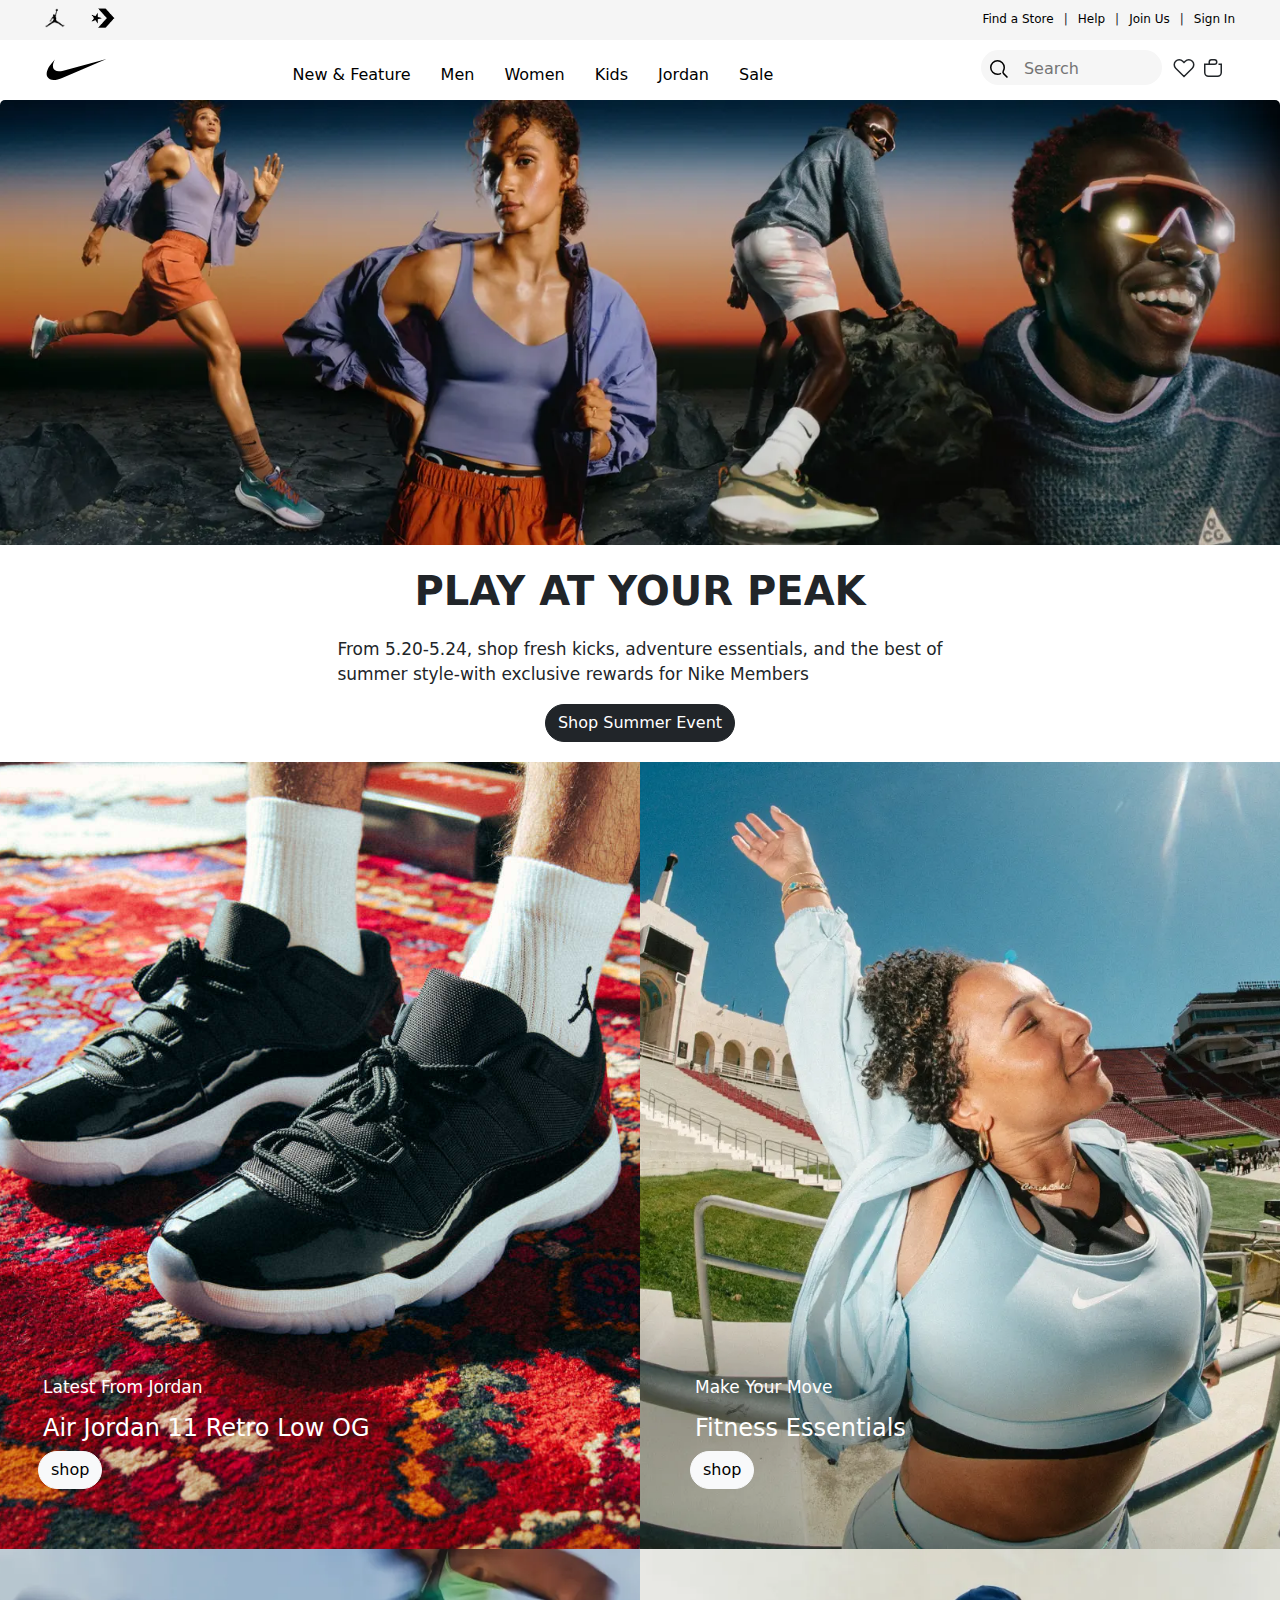
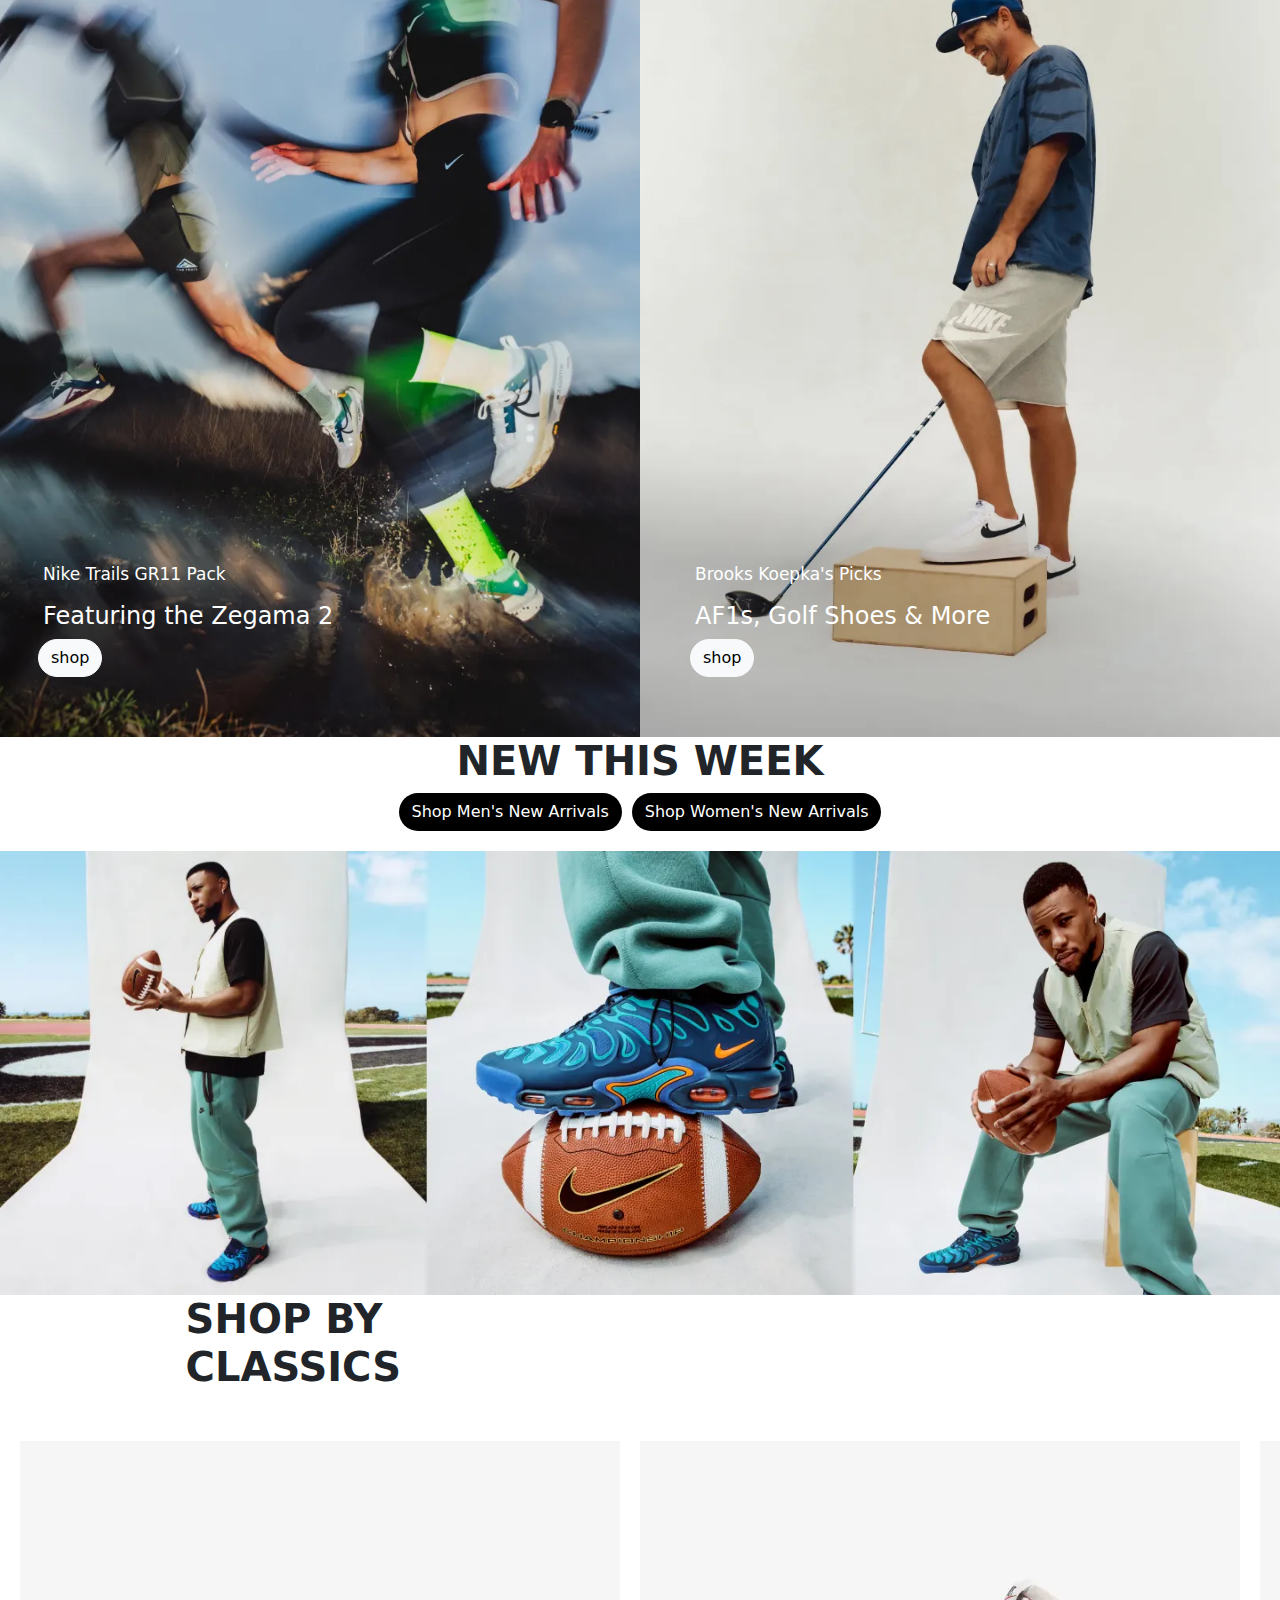
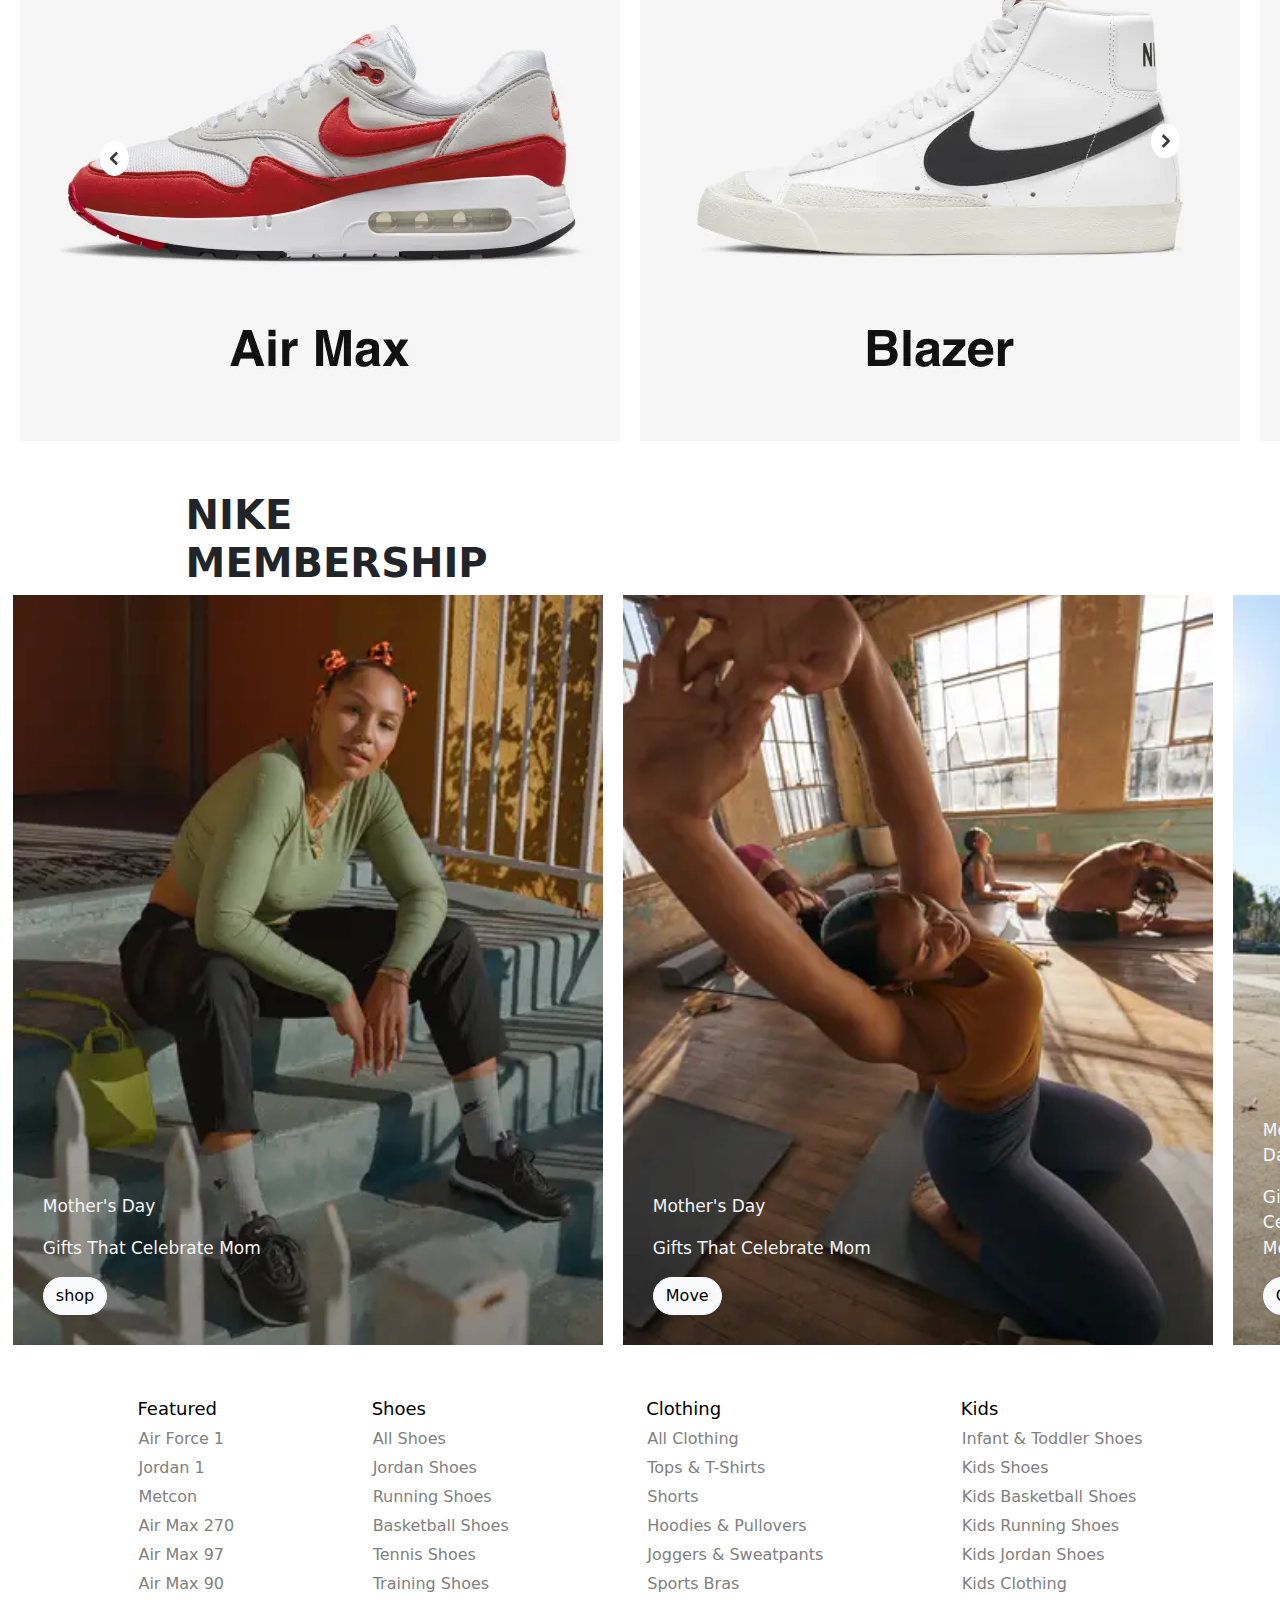
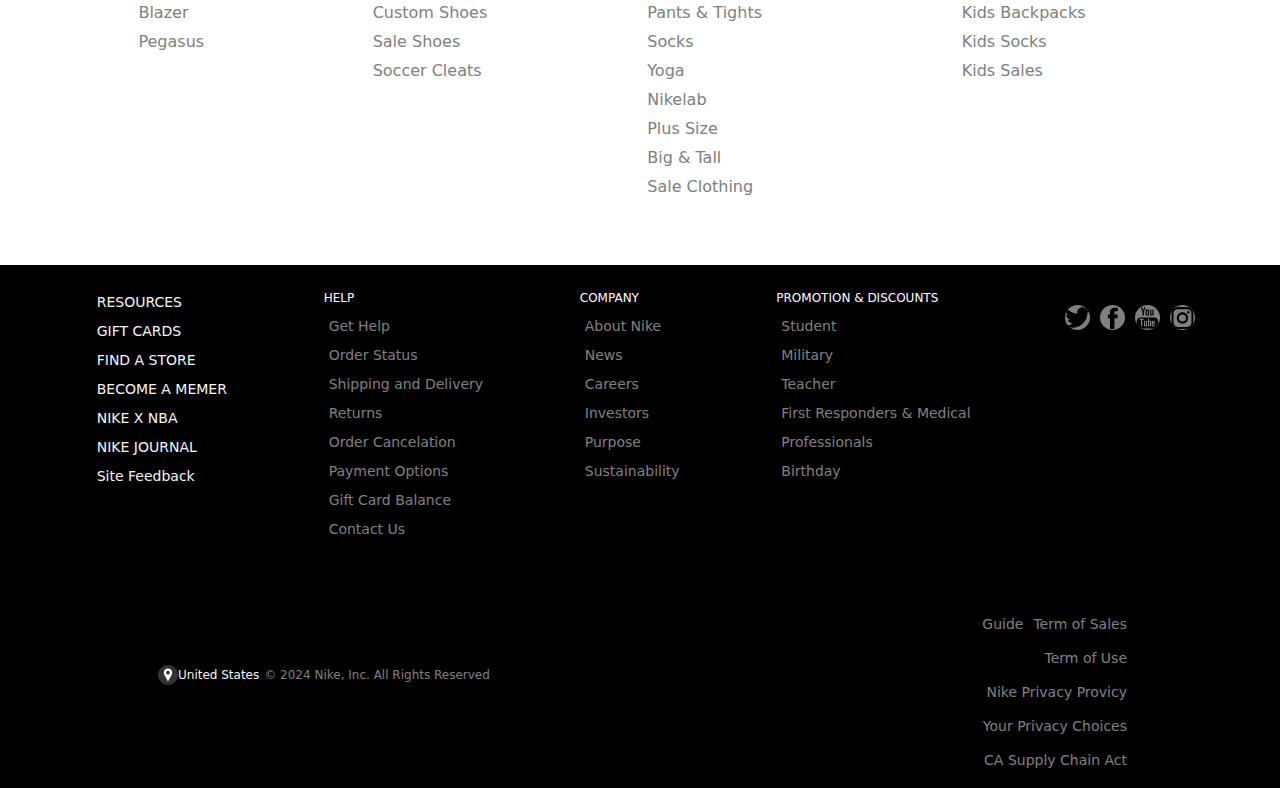
<file: index.html>
<!DOCTYPE html>
<html lang="en">
  <head>
    <meta charset="UTF-8" />
    <meta name="viewport" content="width=device-width, initial-scale=1.0" />
    <title>Nike</title>
    <link
      href="https://cdn.jsdelivr.net/npm/bootstrap@5.3.3/dist/css/bootstrap.min.css"
      rel="stylesheet"
      integrity="sha384-QWTKZyjpPEjISv5WaRU9OFeRpok6YctnYmDr5pNlyT2bRjXh0JMhjY6hW+ALEwIH"
      crossorigin="anonymous"
    />

    <link
      rel="icon"
      type="image/x-icon"
      href="../Nike-Image/Nike-logo/download.png"
    />

    <!-- css link folder -->
    <link rel="stylesheet" href="./css/footer.css" />
    <link rel="stylesheet" href="./css/header.css" />
    <link rel="stylesheet" href="./css/hero_section.css" />
  </head>

  <body>
    <!-- /*---------- start navigation bar section ----------*/ -->
    <div id="header"></div>
    <!-- /*---------- end of navigation bar section----------*/ -->
    <!-- /*---------- start hero section----------*/ -->
    <main>
      <div class="card">
        <a href="/shoes-page.html">
          <img
            src="../Nike-Image/Nike-images/nike-just-do-it copy.jpg"
            class="card-img-top"
            id="card-img-top-mobile"
            alt="..."
            draggable="false"
          />
        </a>
        <a href="">
          <img
            src="../Nike-Image/Nike-images/nike play at peak desktop image.jpeg"
            class="card-img-top"
            id="card-img-top-desktop"
            alt="..."
            draggable="false"
          />
        </a>
        <div class="card-body">
          <p class="card-text" id="jordan">
            PLAY AT YOUR PEAK
          </p>
          <p class="card-text" id="exclusive">
            From 5.20-5.24, shop fresh kicks, adventure essentials, and the best
            of
            <br />
            summer style-with exclusive rewards for Nike Members
          </p>
        </div>
        <button type="button" class="btn btn-dark">
          Shop Summer Event
        </button>
      </div>
      <!-- /*---------- start four card section----------*/ -->
      <div class="card-container">
        <div class="row">
          <div class="column">
            <div class="overlay">
              <p>
                Latest From Jordan
              </p>
              <p class="big-paragraph">
                Air Jordan 11 Retro Low OG
              </p>
              <button type="button" class="btn btn-light" id="grit-shop-btn">
                shop
              </button>
            </div>
            <img
              src="../Nike-Image/Nike-images/balck-color-nike.jpeg"
              draggable="false"
            />
          </div>
          <div class="column">
            <div class="overlay">
              <p>
                Make Your Move
              </p>
              <p class="big-paragraph">
                Fitness Essentials
              </p>
              <button type="button" class="btn btn-light" id="grit-shop-btn">
                shop
              </button>
            </div>
            <img
              src="../Nike-Image/Nike-images/fitness.jpg"
              draggable="false"
            />
          </div>
        </div>
        <div class="row">
          <div class="column">
            <div class="overlay">
              <p>
                Nike Trails GR11 Pack
              </p>
              <p class="big-paragraph">
                Featuring the Zegama 2
              </p>
              <button type="button" class="btn btn-light" id="grit-shop-btn">
                shop
              </button>
            </div>
            <img
              src="../Nike-Image/Nike-images/running.jpg"
              draggable="false"
            />
          </div>
          <div class="column">
            <div class="overlay">
              <p>
                Brooks Koepka's Picks
              </p>
              <p class="big-paragraph">
                AF1s, Golf Shoes & More
              </p>
              <button type="button" class="btn btn-light" id="grit-shop-btn">
                shop
              </button>
            </div>
            <img
              src="../Nike-Image/Nike-images/golfman.jpg "
              draggable="false"
            />
          </div>
        </div>
      </div>
      <!-- /*---------- end of four card section----------*/ -->
      <!-- /*---------- start new this week section----------*/ -->
      <div>
        <h1 id="new-this-week">
          NEW THIS WEEK
        </h1>
        <div class="shop-button-for-new-feed">
          <button type="button" class="btn" id="new-feed-shop-button">
            Shop Men's New Arrivals
          </button>
          <button type="button" class="btn" id="new-feed-shop-button">
            Shop Women's New Arrivals
          </button>
        </div>
      </div>
      <!-- /*---------- end new this week section section----------*/ -->
      <div class="row gx-0" id="just-img">
        <img
          src="../Nike-Image/Nike-images/ball.png"
          id="man_standing_desktop"
          draggable="false"
        />
        <img
          src="../Nike-Image/Nike-images/manstanding.png"
          id="man_standing"
          draggable="false"
        />
      </div>
      <!-- /*---------- end of new this week section----------*/ -->
      <!-- /*---------- start of shoe carousel section----------*/ -->
      <div class="shop-by-classic">
        <h1 id="shop-by-classics">
          SHOP BY CLASSICS
        </h1>
      </div>
      <div class="shoe-carousel">
        <div class="wrapper">
          <img
            class="left-button"
            id="left"
            src="../Nike-Image/Nike-logo/arrow.png"
          />
          <div class="carousel-img">
            <img
              src="../Nike-Image/Nike-shoe/nike-just-Air-Max.jpg"
              draggable="false"
            />
            <img
              src="../Nike-Image/Nike-shoe/nike-just-Blazer.jpg"
              draggable="false"
            />
            <img
              src="../Nike-Image/Nike-shoe/nike-just-do-it (1).jpg"
              draggable="false"
            />
            <img
              src="../Nike-Image/Nike-shoe/air-force-1-07-womens-shoes-b19lqD.png"
              draggable="false"
            />
            <img
              src="../Nike-Image/Nike-shoe/nike-shoe-Air-joradan.jpg"
              draggable="false"
            />
          </div>
          <img
            class="right-button"
            id="right"
            src="../Nike-Image/Nike-logo/arrow.png"
          />
        </div>
      </div>
      <!-- /*---------- end of shoe carousel section----------*/ -->
      <!-- /*---------- start of nike member section section----------*/ -->
      <div>
        <h1 id="nike-membership">
          NIKE MEMBERSHIP
        </h1>
      </div>
      <div class="nike-container">
        <div class="row-nike-membership">
          <div class="column-nike-membership">
            <div class="overlay-nike-membership-text">
              <p>
                Mother's Day
              </p>
              <p>
                Gifts That Celebrate Mom
              </p>
              <button type="button" class="btn btn-light" id="grit-shop-btn">
                shop
              </button>
            </div>
            <img
              src="../Nike-Image/Nike-images/nike-membership-1.jpeg"
              draggable="false"
            />
          </div>
          <div class="column-nike-membership">
            <div class="overlay-nike-membership-text">
              <p>
                Mother's Day
              </p>
              <p>
                Gifts That Celebrate Mom
              </p>
              <button type="button" class="btn btn-light" id="grit-shop-btn">
                Move
              </button>
            </div>
            <img
              src="../Nike-Image/Nike-images/nike-mebership-2.jpeg"
              draggable="false"
            />
          </div>
          <div class="column-nike-membership">
            <div class="overlay-nike-membership-text">
              <p>
                Mother's Day
              </p>
              <p>
                Gifts That Celebrate Mom
              </p>
              <button type="button" class="btn btn-light" id="grit-shop-btn">
                Customize
              </button>
            </div>
            <img
              src="../Nike-Image/Nike-images/nike-membership-3.jpeg"
              draggable="false"
            />
          </div>
        </div>
      </div>
      <!-- /*---------- end of nike membership section----------*/ -->
      <!-- /*---------- start of footer sectionn----------*/ -->
      <footer id="footer"></footer>
      <!-- /*---------- end of footer section ----------*/ -->
      <script src="./javascript/header-injection.js"></script>
      <script src="./javascript/footer-injection.js"></script>
      <script src="./javascript/nav-bar.js" defer></script>
      <script src="./javascript/footer-collapsible.js"></script>
      <script src="./javascript/shoe-carousel.js"></script>
    </main>
  </body>
</html>
</file>
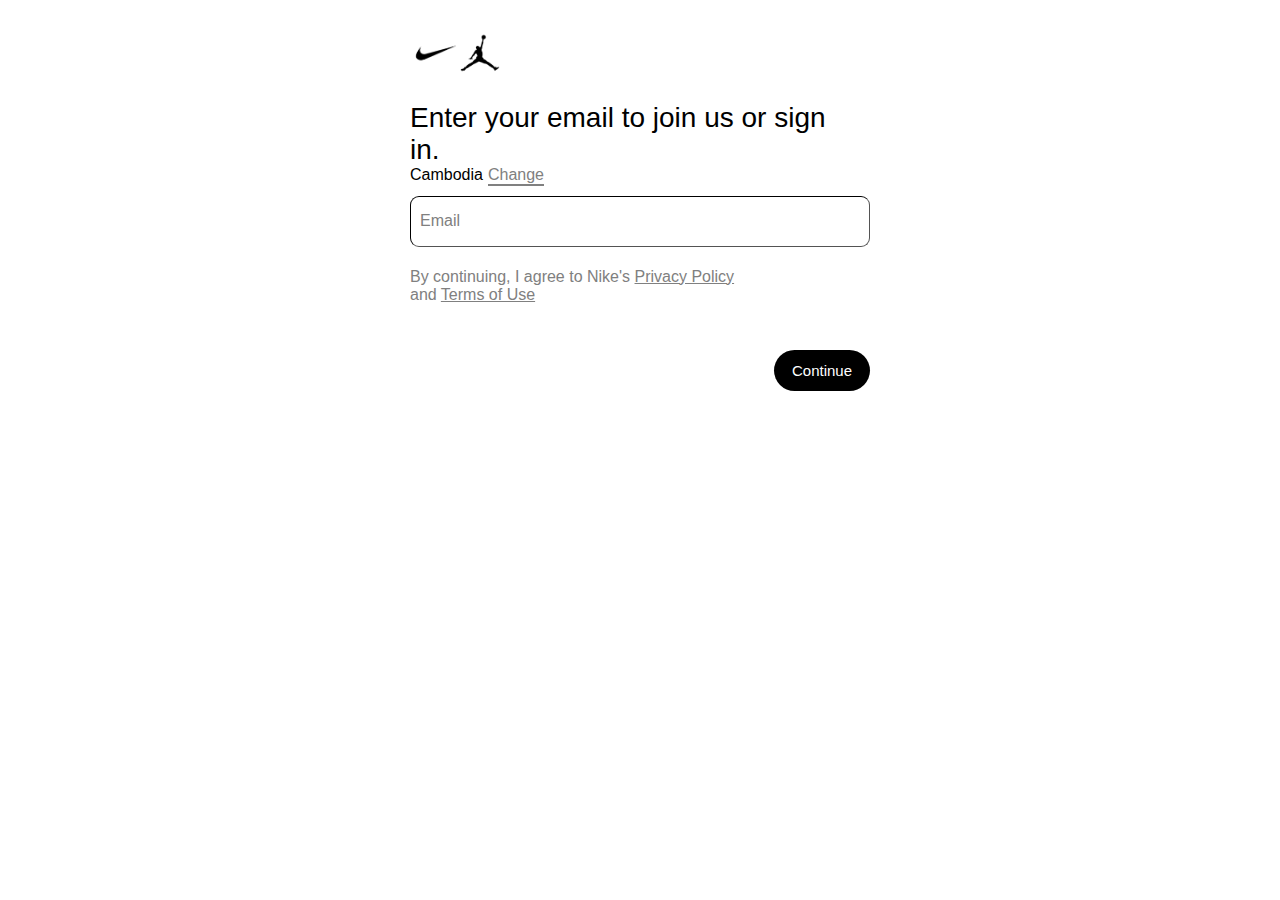
<file: pages/sign-in-page.html>
<!DOCTYPE html>
<html lang="en">
  <head>
    <meta charset="UTF-8" />
    <meta name="viewport" content="width=device-width, initial-scale=1.0" />
    <title>Welcome to Nike-Sign In</title>
    <link
      rel="icon"
      type="image/x-icon"
      href="../Nike-Image/Nike-logo/download.png"
    />
    <link rel="stylesheet" href="../css/sign-in-page.css" />
  </head>

  <body>
    <main class="main">
      <div class="nike-logo">
        <img
          id="nike-logo"
          src="../Nike-Image/Nike-logo/download.png"
          height="50"
        />
        <img src="../Nike-Image/Nike-logo/Jumpman_logo.svg.png" height="40" />
      </div>
      <h1>
        Enter your email to join us or sign in.
      </h1>
      <div class="change-country">
        <div class="country">
          Cambodia
        </div>
        <div class="change">
          Change
        </div>
      </div>
      <div class="container-input">
        <label for="custom-input">Email</label>
        <input type="text" id="custom-input">
      </div>
      <div class="term-of-use">
        <p>
          By continuing, I agree to Nike's
          <a href="#">
            Privacy Policy
          </a>
          and
          <a href="#">
            Terms of Use
          </a>
        </p>
      </div>
      <button type="button" class="btn1 btn-dark">
        Continue
      </button>
    </main>
  </body>
</html>
</file>
<file: css/footer.css>
/* padding for the feature container */
.feature-container{
   padding: 50px 0 50px 0;
   
}
/* display it to row and add transition for java script */
 .featured-on-homepage {
        display: flex;
        justify-content: space-evenly;
        overflow: hidden;
        transition: max-height 0.5s ease;
    }


/* when pixel under 768 the feature display none */
@media (max-width:768px){
    #featured-on-homepage-hover {
        display: flex;
        flex-direction: column;
    }
    .feature-container{
            margin-left: 20px;
    }
}

/* when max width under 768px display accordion */
@media (max-width : 768px){
    #feature-on-homepage-small{
        flex-direction: column; 
        padding-left: 30px;
        display: flex;
        margin-top: 50px;
    }
            
    .feature,
    .shoes,
    .clothing,
    .kids {
        width: 100%;
    }
    .feature,
    .shoes,
    .clothing,
    .kids {
        margin-bottom: 20px;
    }
    .collapsible {
        color:black;
        cursor: pointer;
        padding-right: 0%;
        width: 95%;
        border: none;
        text-align: left;
        outline: none;
        font-size: 15px;           
    }
        
    .content {
        padding: 0 18px;
        max-height: 0;
        overflow: hidden;
        transition: max-height 0.3s ease-out;
        font-size: 16px;
        font-weight: lighter;
        font-family: Arial, Helvetica, sans-serif;
        padding: 10px 0px 10px 0px;
    }      
}

/* list colr and position */
.featured-on-homepage li{
        list-style-type: none;
        margin-left: -31px;
        color: grey;
        padding-top: 5px;
}
    
/* hover effect */
.featured-on-homepage li:hover{
        color: black;
 }
.collapsible{
    padding: 0px;
}
   
#feature-on-homepage-small{
        display: none;
        justify-content: space-evenly;
        overflow: hidden;
}
    
    
/* start footer color  */
.footer-container {
        background-color:black;
        color: #f6f6f6;
        padding-top: 20px;
        .footer-list {/* display item row */
        display: flex;
        justify-content: space-evenly;
        flex-wrap: wrap;
    }

.col{
        width: 50%;
        margin-bottom: 0;
        margin-left: 10%;
        margin-right: 10%;
}
/* remove style in list */
.footer-list li {
        list-style-type: none;
        margin: 5px;
    }
/* display item row   */
.very-bot-of-footer{
        display: flex;
    }

#all-right-reserved{
        font-size: 12px;
    }
/* flooter item fist colomun color white */
    .footer-info-list,
    .footer-info-help-list-head,
    .footer-info-company-list-head,
    .footer-info-promotion-list-head,
    .footer-info-help-list,
    .footer-info-company-list,
    .footer-info-promotion-list,
    .very-bot-of-footer-guide-list,
    .very-bot-of-footer-guide-list-1 {
        color: #f6f6f6;
        text-decoration: none;
        font-size: 14px;
    }
    /* sub item of the footer color gray */
    .footer-info-help-list,
    .very-bot-of-footer-guide-list,
    .very-bot-of-footer-guide-list-1,
    #all-right-reserved {
        color: gray;
    }
    /* hover effect color white for sub item of footer */
    .footer-info-help-list:hover,
    .footer-info-company-list:hover,
    .footer-info-promotion-list:hover,
    .very-bot-of-footer-guide-list:hover,
    .very-bot-of-footer-guide-list-1:hover {
        color: white;
    }
    /* socail media position */
    .social-media-logo {
        display: flex;
        gap: 10px;
        margin-top: 20px;
        padding-left: 30px;
        padding-right: 25px;
    }
    /* socail media circle */
    .social-media-logo img {
        height: 25px;
        border-radius: 50%;
        background-color: gray;
    }
    /* hover effect on social media */
    .social-media-logo img:hover {
        background-color: white;
    }
    /* most bottom item to the right display row  */
    .very-bot-of-footer-guide {
        display: flex;
        justify-content:right;
        gap: 10px;
        margin-top: 50px;
        list-style-type: none;
        flex-wrap: wrap;
        text-align: right;
        padding-left: 40%;
        padding-right: 25px;
    }
    /* location and name of the country */
    #location-and-usa {
        margin-top: 100px;
        padding-left: 30px;
        list-style-type: none ;
        display: flex;
        gap: 5px;
    }
    /* text color for the USA */
    #USA {
        color: #f6f6f6;
        font-size: 12px;
    }
    /* accordion text color */
    .collapsible{
        color: white;
        font-size: 12px;
    }
    
    @media (min-width:889px) {
        .footer-list,
    .very-bot-of-footer {

        transition: margin 0.2s ease;
        
    }
}
/* under max width 900px footer grid and  */
@media (max-width: 900px) {
    .footer-list,
    .very-bot-of-footer-guide ,
    .very-bot-of-footer{
        flex-direction: column;
        text-align: left;
        transition: margin 0.2s ease;
            
        }

        .very-bot-of-footer-guide{
            padding-left: 19%;
            margin-top: 20px;
        }
        .footer-list,
        .very-bot-of-footer,
        .footer-bottom,
        .col,
        #all-right-reserved{
            margin-left: -5px;
        }
        .footer-list {
            gap: 20px;
        }
    
        .social-media-logo img {
            height: 20px;
        }
        .social-media-logo{
            margin-left: 0;
        }
        #location-and-usa {
            margin-top: 10px;
            margin-left:10px ;
            flex-direction: column;
        }
        .footer-info{
            border-bottom: grey solid 0.5px;
            overflow: hidden;
        }
        .footer-info li{
            padding-top: 5px;
            padding-bottom: 5px;
            font-family: Nike TG, Helvetica Neue, Helvetica, Arial, sans-serif;;
        }
        /* accordion for the footer */
          .collapsible {
        color:white;
        cursor: pointer;
        padding-right: 0%;
        width: 95%;
        border: none;
        text-align: left;
        outline: none;
        font-size: 13px;
        
      }
      /* accordion content */
      .content {
        padding: 0 18px;
        max-height: 0;
        overflow: hidden;
        transition: max-height 0.3s ease-out;
        font-size: 16px;
        font-weight: lighter;
        font-family: Arial, Helvetica, sans-serif;
        padding-left: 0;
        padding-top: 5px;
        background-color: black;
        border: none;
      }
      /* accoddion + sign when accordion open */
      .collapsible:after {
        content: '\002B';
        color: white;
        font-weight: 300;
        float: right;
        margin-left: 5px;
      }
    }
    /* accordion - sign when accodion open */
    .active:after {
        content: "\2212";
        transform: rotate(180deg);
      }
}
</file>
<file: css/header.css>
/* top nav bar background */
.nav-bar-background-color{
    background-color: whitesmoke;
}
.max-width-nav-bar{
    max-width: 1920px;  
    margin: 0 auto;
}
/* marign on left nav bar  logo */
.nav-bar-left {
    display: flex;
    padding: 5px;
}
/* left nav bar hover on logo */
.nav-bar-left:hover{
    color: lightgrey;
}
/* left nav bar logo margin */
.jumper img {
    margin-right: 20px;
}
header {
    display: flex;
    flex-direction: row;
    justify-content: space-between;
    height: 40px;
    padding: 0 40px; /* Default padding */
}

/* Adjustments for smaller viewports */
@media (max-width: 900px) {
    header {
        padding: 0 20px; /* Adjusted padding for mobile */
    }
}

/* center-nav-bar adjustments */
.center-nav-bar {
    display: flex;
    padding: 10px 20px; /* Adjusted padding */
    align-items: center;
    gap: 10px;
}

/* Adjustments for smaller viewports */
@media (max-width: 900px) {
    .center-nav-bar {
        padding: 10px; /* Adjusted padding for mobile */
    }
    .pre-logo-svg{
        padding-left: 20px;
        
    }
}

.mobile-nav-bar {
    display: flex;
    justify-content: space-between; /* Adjust as needed */
    align-items: center; /* Optional: align items vertically */
    padding: 20px; /* Remove default padding */
    margin: 0; /* Remove default margin */
    list-style-type: none; /* Remove bullet points */
    position: absolute;
    right: 0;
}

.mobile-nav-bar li {
    margin: 0; /* Remove default margin */
}

/* Adjustments for smaller viewports */
@media (max-width: 900px) {
    .mobile-nav-bar {
        padding: 10px; /* Adjusted padding for mobile */
    }
}


/* right nav bar */
.nav-bar-right{
    padding-top: 10px;
    font-size: 12px;
    font-weight: 500;
}
/* diplay the right nav bar flex */
.nav-bar-inner{
    display: flex;
}

/* remove dot from list in nav bar aright */
.nav-bar-inner li{
    list-style-type: none;
}
/* add textdecoration to the right nav bar  */
.nav-bar-inner a{
    color: black;
    text-decoration: none;
    padding: 5px;
}
/* right nav bar hover effect */
.nav-bar-inner a:hover{
    color: grey;
}






/* start second navigation bar  */
.max-width-second-nav-bar{
    background-color: white;
    width: 100%;
    display: flex;
    justify-content: center;
}

.second-nav-bar{
    height:60px;
    display: flex;
    justify-content: space-between;
    width: 100%;
    box-sizing: border-box;
    max-width: 1920px;
}
.fixed-second-nav-bar {
    
    top: 0;
    width: 100%;
    z-index: 1000;
    background-color: white;
    transition: top 0.3s;
}
.fixed-second-nav-bar.active{
    position: fixed;
}

/* nike logo padding top for  */
.pre-logo-svg{
    width: 100%;
    height: 100%;
    transform: scale(1.33);
    color: black;
    padding-left: 40px;
}

/* centern nav bar */
.center-nav-bar-feature{
    flex: 2;
    display: flex;
    justify-content: center;
    gap: 20px;
}
/* positioning the center nav bar */
.center-nav-bar {
    display: flex;
    padding-top: 20px;
    padding-bottom:10px ;
    
}

/* clear list style to none in center nav bar */
.center-nav-bar li{
    list-style-type: none;
} 
/*  remove underline under the text */
.center-nav-bar a{ 
    color: black;
    text-decoration: none;
    padding: 10px;
    font-weight: 500;
}

/* search bar and icon */
.right-nav-bar-icon-and-searchbar {
    margin-right:40px ;
    padding: 15px;
    display: flex;

}
/* heart icon and shop bag icon */
.nav-icon{
    border-radius: 50%;
}
.nav-icon:hover{
    background-color: lightgray;
}





/* Searchbar Section */
.searchbar{
    display: flex;
    margin-top : -5px ;
    border-radius: 28px;
    align-items: center;
    background: #f6f6f6;
}

.search-input {
    border: none;
    width: 140px;
    background: transparent;
    outline: none;
}


button{

    border: none;
    font-size: 18px;
    cursor: pointer;
    background: none;
    border-radius: 50%;
}

.icon {
    padding-left:10px ;

}
/* Keyframes for fade-in animation */
@keyframes fadeIn {
    from {
        opacity: 0;
    }
    to {
        opacity: 1;
    }
}


                                                                    /* hover collapse */
.nav-hover-content,
.nav-hover-content-men,
.nav-hover-content-women,
.nav-hover-content-kids,
.nav-hover-content-accessories,
.nav-hover-content-sale {
    margin-top: 10px;
    padding-top: 50px;
    position: fixed;
    height: fit-content;
    z-index: 999;
    background-color: white;
    width: 100%;
    left: 0;
    display: flex;
    display: none;
    justify-content: center;
    gap: 4rem;
    transition: top 0.1s ease;
    max-width: 100%;
    width: 100vw;
}

/* Common styles for active hover contents */
.nav-hover-content.active,
.nav-hover-content-men.active,
.nav-hover-content-women.active,
.nav-hover-content-kids.active,
.nav-hover-content-accessories.active,
.nav-hover-content-sale.active {
    display: flex;
    visibility: visible;
    opacity: 1;
    transition-delay: 0;
}

/* Common styles for sub-content lists */
.nav-hover-sub-content-list,
.nav-hover-sub-content-men-list,
.nav-hover-sub-content-women-list,
.nav-hover-sub-content-kids-list,
.nav-hover-sub-content-accessories-list,
.nav-hover-sub-content-sale-list {
    padding: 0;
    margin-left: -10px;
    color: gray;
    font-size: 13px;
    padding-top: 2px;
    opacity: 0;
    animation: fadeIn 0.5s ease forwards;
    cursor: pointer;
}

/* Common styles for hovered list items */
.nav-hover-sub-content-list li,
.nav-hover-sub-content-men-list li,
.nav-hover-sub-content-women-list li,
.nav-hover-sub-content-kids-list li,
.nav-hover-sub-content-accessories-list li,
.nav-hover-sub-content-sale-list li {
    padding-top: 10px;
}

/* Hover effect for list items */
.nav-hover-sub-content-list li:hover,
.nav-hover-sub-content-men-list li:hover,
.nav-hover-sub-content-women-list li:hover,
.nav-hover-sub-content-kids-list li:hover,
.nav-hover-sub-content-accessories-list li:hover,
.nav-hover-sub-content-sale-list li:hover {
    color: black;
}

/* Hover effect for main menu items */
#featured-hover:hover,
#men-hover:hover,
#hideOnMobilewomen:hover,
#hideOnMobilekids:hover,
#hideOnMobileAccessories:hover,
#hideOnMobileSale:hover {
    border-bottom: 3px solid black;
    border-bottom-right-radius: 2px;
    border-bottom-left-radius: 2px;
}

/* side bar */
@media (max-width:900px){
    .side-bar {
    position: fixed;
    top: 0;
    right: 0;
    height: 100%;
    width: 40%;
    z-index: 999;
    background-color:white;
    box-shadow: 100px 0 100px  rgba(0, 0,0, 0.1);
    display: none;
    flex-direction: column;
    
}
.left-nav-bar-nike-logo{
    margin-left:5px;
    padding-top: 15px;
    padding-right: 20px;
}
}

.side-bar li{
    list-style-type: none ;
    padding-top: 10px;
    
}
.side-bar a{
    text-decoration: none;
    color: #1a1a1a;
    font-size: 25px;
    
}
.side-bar svg{
    margin-left: 80%;
}
.side-bar svg:hover{
    background-color: lightgrey;
    border-radius: 50%;
}






/* responsive side bar */
@media (min-width:900px) {
    .hide-menu{
        display: none;
    }
}
@media (min-width: 900px) {
    .side-bar {
        display: none ;
    }
}
@media (max-width:1220px) {
    #hideOnMobileSale{
        display: none;
    }
}
@media (max-width:1200px) {
    #hideOnMobileAccessories{
        display: none;
    }
}
@media (max-width:1150px) {
    #hideOnMobilekids{
        display: none;
    }
}
@media (max-width:900px) {
    .hideOnMobile{
        display: none;
    }
}
@media (max-width:1100px) {
    #hideOnMobilewomen{
        display: none;
    }
}
@media (max-width:900px) {
    .right-nav-bar-icon-and-searchbar{
        display: none;
    }
}
@media (max-width:900px){
    .center-nav-bar{
        overflow: hidden;
    }
    .center-nav-bar {
        display: flex;
        padding-top: 10px;
        padding-left:20px ;
        align-items: center;
        gap: 10px;
        
    }
    .hide-menu:hover{
        background-color:lightgrey;
        border-radius: 50%;
    }
    .center-nav-bar a{ 
        padding: 2px;
        
    }
}
</file>
<file: css/hero_section.css>
/* HERO SECTION */
    .card {
        border: none;
    }
    #jordan{
        font-weight: 900;
        font-size: 40px;
        display: flex;
        justify-content: center;
        align-items: center;
    }
    @media (max-width:768px){
        #jordan{
            width: 70%;
        }
    }
    #exclusive{
        display: flex;
        justify-content: center;
        font-weight: 500;
    }

    .btn-dark{
        border-radius: 50px;
        display: flex;
        justify-content:center ;
        margin: auto;
    }



    .card-container {
        padding-top: 20px;
        flex-wrap: wrap;
        position: relative;
    }

    .column {
        flex: 50%;
        padding: 0px;
        box-sizing: border-box;
    }

    .column img {
        width: 100%;
        display: block;
    }
    .column {
        position: relative;
    }

    .overlay {
        position: absolute;
        bottom: 10px;
        color: white;
        display: flex;
        flex-direction: column;
        justify-content: start;
        align-items: start;
        padding: 50px;
        
    }

    .overlay p {
        margin: 5px ; 
    }


    /* p tag font size in the card section */
    p {
        font-size: 17px;
    }
    .big-paragraph{
        font-size: 24px;
        font-weight: 400;
    }




    #grit-shop-btn{
        border-radius: 28px;
    }
    @media (max-width:768px) {
        .column{
            flex: 100%;
        }
        
    }

    /* responsive screen for desktop and mobile on the top image and the new this week */
    @media (max-width:768px){
        #card-img-top-desktop,#man_standing_desktop{
            display:none ;
        }
        

    }
    @media (min-width:768px){
        #card-img-top-mobile,#man_standing{
            display: none;
        }
    }

    /* Margin-top of the paragragh */
    .grid-paragrapgh-1-section-2 {  
        margin-top: 500px;
        font-size: 30px;
    }







    /* New this week section */
    #new-this-week {
        display: flex;
        justify-content: center;
        font-weight: 900;

    }
    /* shop button color black  */
    #new-feed-shop-button {
        background-color: black; color:white;
        border-radius: 28px;
    }

    #new-feed-shop-button:hover{
        background-color: gray;


    }
    @media (max-width:768px){
        .shop-button-for-new-feed{
            flex-direction: column;
            align-items: center;
        }
    }


    .shop-button-for-new-feed {
        display: flex;
        justify-content: center;
        gap: 10px;
    }




    /* image section */

    #just-img {
        margin-top: 20px;
    }





    /* SHOP BY CLASSICS */

    #shop-by-classics {
        font-weight: 900;
    }
    .shop-by-classic,
    #nike-membership{
        margin-left: 14.5%;
        margin-right: 14.5%;
        transition: margin 0.5s ease;
        width: 400px;
        font-weight: 900;
    }

    @media (max-width : 900px){
        .shop-by-classic,
        #nike-membership{
            margin-left: 15px;
        }
    }




/* main carousel  position*/
    .shoe-carousel{
        max-width: 1840px;
        margin: 0 auto;
        overflow: hidden;
        width: 100%;
        position: relative;
        margin-bottom: 50px ;
        margin-top: 50px;
    }
    .carousel-img{
        display: flex;
        transition: transform 0.3s ease-out;    
        
    }
    .carousel-img img{
        margin-left: 20px;
        width: 100%;
        height: auto;
        object-fit: cover;
        cursor: pointer;
    }
/* horizantal scrollbar for shoe carousel under 768px */
@media (max-width:768px){
    .carousel-img{
        /* overflow-x: hidden; */
        overflow-y: auto;
        white-space: nowrap;
    }
}



    /* button for shoe carousel */
    .left-button,
    .right-button {
      position: absolute; /* Position the buttons absolutely */
      top: 50%; /* Align buttons vertically in the middle of the carousel */
      transform: translateY(-50%); /* Adjust to center the buttons vertically */
      display: flex;
      justify-content: center;
      align-items: center;
      cursor: pointer;
      background-color: white;
      padding: 10px;
      border-radius: 50%;
      z-index: 1; /* Ensure buttons appear on top of other content */
      margin: 0 100px 0 100px;
      height: 35px;
    }
    
    .left-button {
      left: 0; /* Position the left button on the left side */
      transform: rotate(180deg);
    }
    
    .right-button {
      right: 0; /* Position the right button on the right side */
    }
    /* hide left and right button under 768px */
    @media (max-width:768px){
    .left-button,.right-button{
        display: none;
    }
    }   
/*  make the slider reponsive */
    @media screen and (max-width: 900px) {
        .carousel img {
            width: calc(100%/2);
        }
    }
    @media screen and (max-width: 600px) {
        .carousel img {
            width: 100%;
        }
    }  


    /* nike membership shop */
    .nike-container{
        max-width: 1840px;
        margin:0 auto;
        overflow: hidden;
        position: relative;
    }
    .row-nike-membership{
        display: flex;
        gap: 20px;
        margin-left:1% ;
    }

    .column-nike-membership img{
        height: 750px;
        width: 590px;
    }
    .overlay-nike-membership-text{
        position: absolute;
        color: #f6f6f6;
        bottom: 30px;
        padding-left: 30px;
    }

    @media (max-width:768px){
        .nike-container{
            overflow: auto;
            display: flex;
            padding-left: 20px;
            white-space: nowrap;
        }
        section {
            overflow: hidden;
        }
    }
</file>
<file: css/sign-in-page.css>
/* mmax midth of the page */
.main {
  max-width: 460px;
  margin: 0 auto;
  width: 100%;
  display: flex;
  flex-direction: column;
  justify-content: center;
}
/* position nike logo */
.nike-logo {
  margin-left: 0px;
  padding-bottom: 5px;
  align-items: center;
  display: flex;
  margin-top: 20px;
}
/* header of the sign page font size  */
h1 {
  font-family: Arial, Helvetica, sans-serif;
  font-weight: lighter;
  font-size: 28px;
  width: 95%;
  flex-wrap: wrap;
  margin-bottom: 0;
}
/* font size and font familiy for class change coountry */
.change-country {
  font-family: Arial, Helvetica, sans-serif;
  font-size: 16px;
  display: flex;
  gap: 5px;
}
.change {
  color: grey;
  border-bottom: 2px solid grey;
  margin-bottom: 5px;
}
.container-input {
  padding: 5px 0 5px 0;
}
/* label position into container-input */
label {
  position: absolute;
  margin-top: 25px;
  color: gray;
  margin-left: 5px;
  transform: translateY(-50%);
  background-color: white;
  padding: 0 5px;
  transition: all 0.2s ease-in-out;
  font-family: Arial, Helvetica, sans-serif;
}
/* when click to enter the label move to the top of the container-input */
.container-input:focus-within label {
  margin-top: 0;
  font-size: 12px;
}
/* input size and border */
#custom-input {
  padding: 17px;
  width: 100%;
  border-radius: 9px;
  border-color: black;
  border-width: thin;
  box-sizing: border-box;
}
/* term of use color */
.term-of-use {
  font-family: Arial, Helvetica, sans-serif;
  width: 75%;
  color: grey;
  margin-bottom: 30px;
}
/* privacy and terms of use color */
.term-of-use p a {
  color: gray;
}
/* continue button */
.btn1 {
  background-color: black;
  color: white;
  border-radius: 28px;
  padding: 12px 18px 12px 18px;
  margin-left: auto;
  font-size: 15px;
  cursor: pointer;
  border: none;
}
/* continue button hover color grey */
.btn1:hover {
  background-color: grey;
}
/* media width changeing for h1 and terms of use */
@media (max-width: 600px) {
  h1 {
    width: 90%;
  }
  .term-of-use {
    width: 70%;
  }
}
</file>
